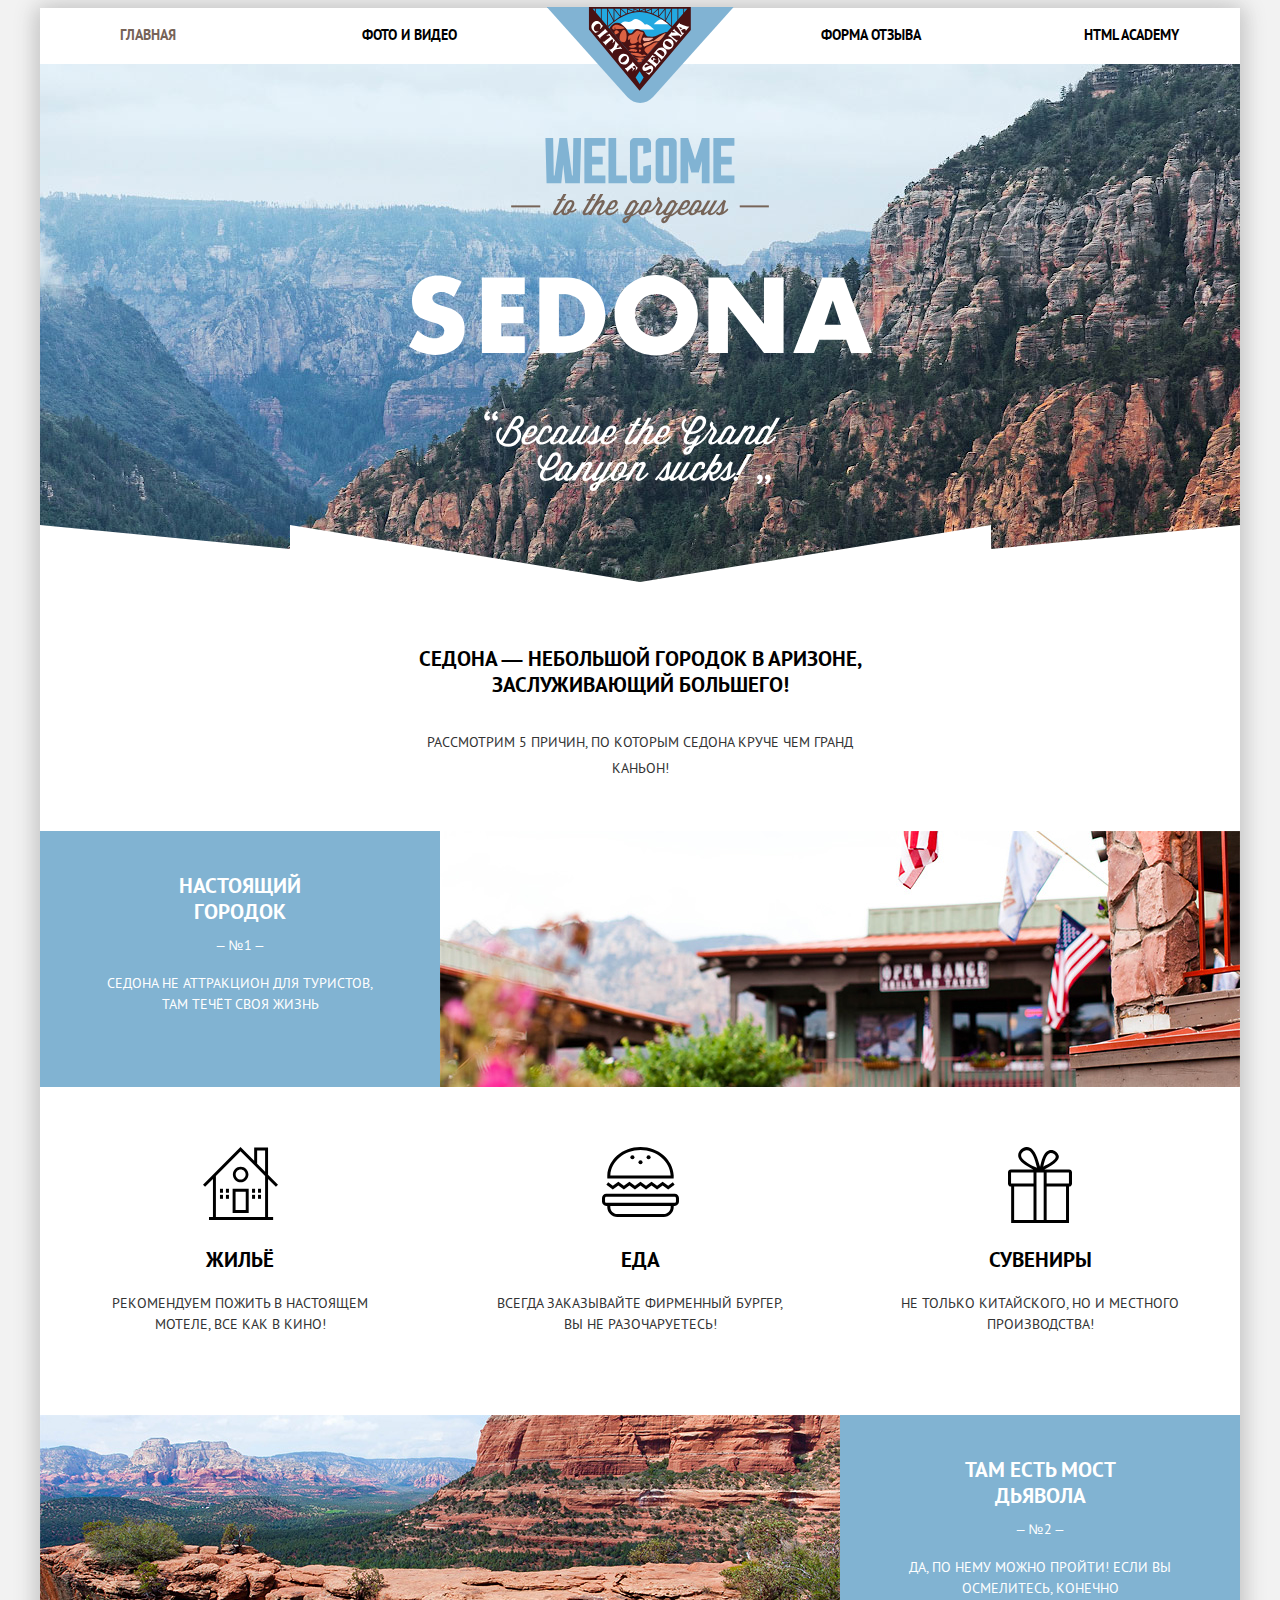
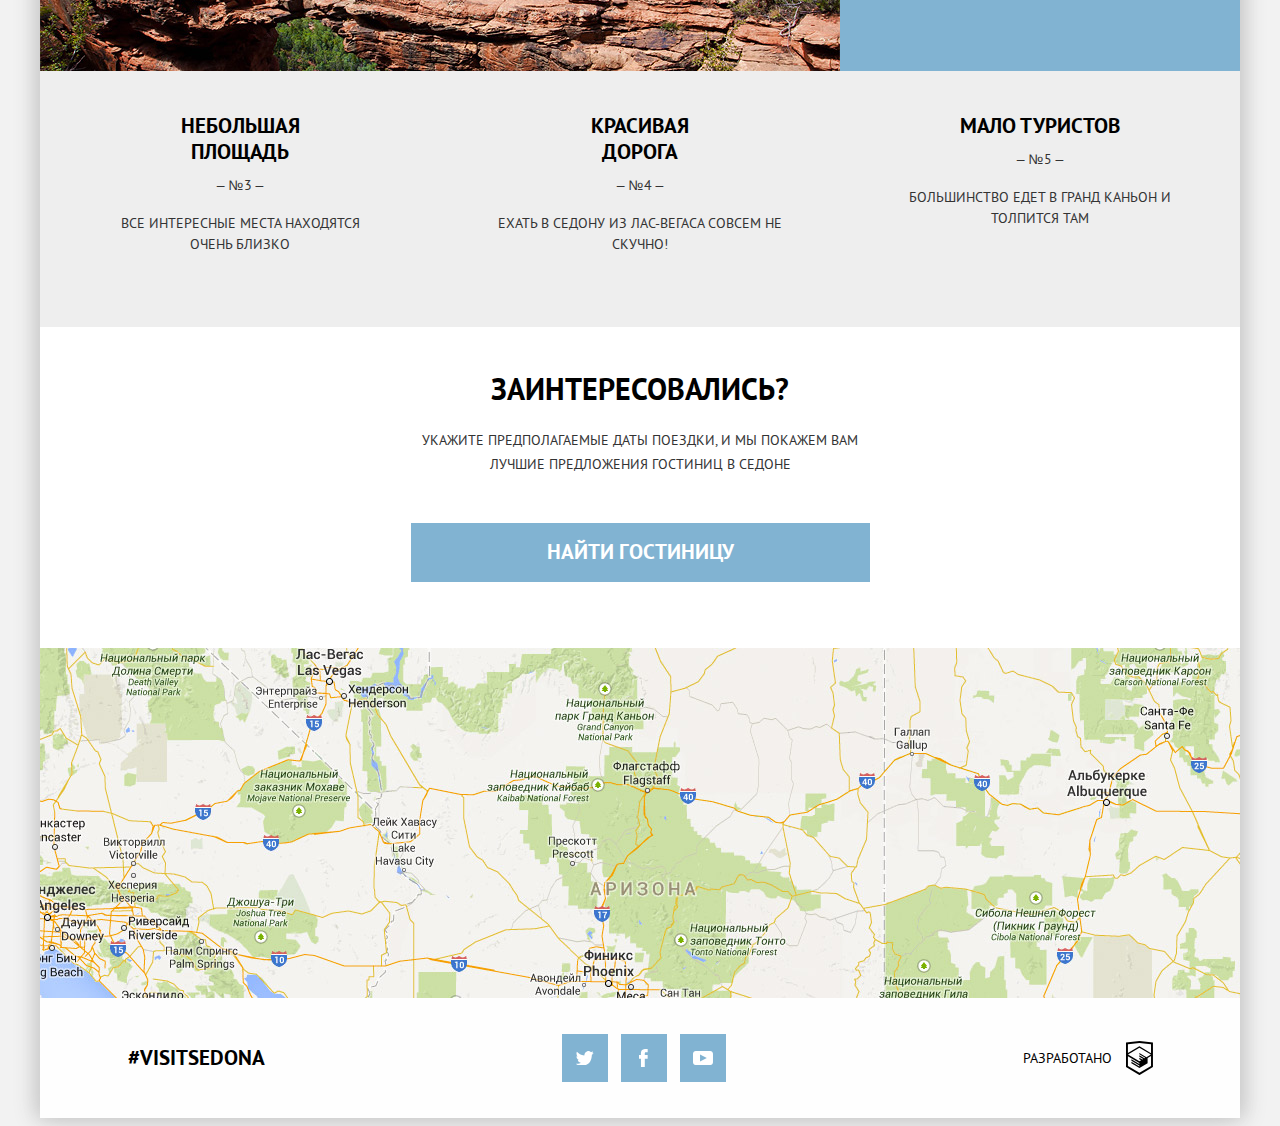
<file: index.html>
<!DOCTYPE html>
<html lang="ru">
  <head>
    <meta charset="utf-8">
    <meta name="viewport" content="width=device-width, initial-scale=1">
    <link href="css/style.min.css" rel="stylesheet">
    <script>
      // Picture element HTML5 shiv
      document.createElement( "picture" );
    </script>
    <script src="js/picturefill.js" async></script>
    <title>Visit Sedona</title>
  </head>

  <body>
    <svg style="display:none">
        <symbol viewBox="0 0 9 18" id="icon-fb">
          <path d="M6.275,3.356c0.799,0,1.599,0,2.398,0c0-1.119,0-2.237,0-3.356c-0.959,0-1.92,0-2.878,0C2.656,0.181,1.54,2.387,1.948,6.114 H0v3.518h1.959c0,3.104,0,6.208,0,9.312c1.279,0,2.559,0,3.837,0c0-3.104,0-6.208,0-9.312h2.857V6.114H5.787 C5.765,5.069,5.75,3.709,6.275,3.356z"/>
        </symbol>
        <symbol viewBox="0 0 18 14" id="icon-tw">
          <path fill-rule="evenodd" clip-rule="evenodd" d="M11.283,0.153c1.736-0.484,3.074,0.264,3.685,1.15 c0.694-0.225,1.372-0.47,2.072-0.69c-0.004,0.841-0.538,1.478-0.883,1.728C16.861,2.506,17.5,1.86,17.5,1.86 c-0.175,0.977-1.035,1.746-1.611,1.977C15.65,10.429,12.617,14.793,5.507,14.66c-0.538,0,0.077,0-0.46,0 c-0.422,0-4.29-0.45-5.047-1.843c2.341,0.192,4.011-0.412,4.835-1.15c-0.989-0.293-2.761-0.464-3.07-2.881 c0.362,0.105,0.583,0.223,1.228,0.117C1.757,8.067,0.385,7.366,0.461,5.218c0.294,0.319,1.1,0.523,1.381,0.461 c-0.725-0.235-2.03-3.281-0.921-4.836C2.794,2.655,4.769,4.364,8.29,4.528C8.506,2.288,9.461,0.788,11.283,0.153z"/>
        </symbol>
        <symbol viewBox="0 0 20 14" id="icon-yt">
          <path d="M17.145,0H2.835C1.275,0,0,1.275,0,2.835v8.345c0,1.56,1.275,2.835,2.835,2.835h14.31c1.56,0,2.835-1.275,2.835-2.835V2.835 C19.979,1.275,18.704,0,17.145,0z M7.036,10.392V3.623l6.769,3.384L7.036,10.392z"/>
        </symbol>
        <symbol viewBox="0 0 27 34" id="icon-academy">
          <path d="M13.62,0.017L13.472,0L0,1.412v24.661l13.473,8.017l13.43-7.99l0.042-0.025V1.412L13.62,0.017z M25.019,12.127L13.495,5.334 L13.494,5.23l-0.087,0.05l-0.088-0.056v0.109L1.925,12.118V3.147l11.548-1.212l11.547,1.212V12.127z M13.405,6.787L24.923,13.5 l-4.479,2.64l-7.093-4.221l-0.014,1.415l5.904,3.513l-0.86,0.507l-5.03-2.992l-0.014,1.415l3.827,2.275l-0.782,0.523l-3.031-1.787 l-0.014,1.413l1.853,1.091l-1.8,1.081L2.034,13.622L13.405,6.787z M1.925,15.127l11.411,6.791l0.016,1.044L5.41,18.234L5.395,19.65 l7.979,4.795l0.018,1.076l-7.973-4.74l-0.013,1.414l8.021,4.822l0.046,0.025l8.143-4.872l-0.011-5.177l3.415-2.036v10.021 L13.472,31.85L1.925,24.979V15.127z"/>
        </symbol>
    </svg>


    <div class="container">
      <header class="page-header">
        <div class="page-header__logo">
          <picture class="page-header__image">
            <source media="(min-width: 1200px)"
                    srcset="img/logo-sedona-desktop.svg">
            <source media="(min-width: 768px)"
                    srcset="img/logo-sedona-tablet.svg">
            <img src="img/logo-sedona-mobile.svg">
          </picture>
        </div>
        <nav class="main-nav  main-nav--open">
          <button class="main-nav__toggler" type="button"></button>
          <div class="main-nav__wrapper">
            <ul class="main-nav__list">
              <li class="main-nav__item"><a class="main-nav__link  main-nav__link--active" href="#">главная</a></li>
              <li class="main-nav__item"><a class="main-nav__link" href="photo.html">фото и видео</a></li>
              <li class="main-nav__item"><a class="main-nav__link" href="form.html">форма отзыва</a></li>
              <li class="main-nav__item"><a class="main-nav__link" href="#">html academy</a></li>
            </ul>
          </div>
        </nav>
      </header>

      <main>
        <div class="promo">
          <div class="promo__content"></div>
        </div>

        <section class="page-heading">
          <h1 class="page-heading__title">
            седона &mdash; небольшой
            городок в аризоне,
            заслуживающий большего!
          </h1>
          <p class="page-heading__text">
            рассмотрим 5 причин, по которым
            седона круче чем гранд каньон!
          </p>
        </section>

        <section class="reason">
          <div class="reason__about">
            <h2 class="reason__title">настоящий городок</h2>
            <p class="reason__number">&ndash; №1 &ndash;</p>
            <p class="reason__text">
              седона не аттракцион для туристов,
              там течёт своя жизнь
            </p>
          </div>
          <div class="picture  reason__picture">
            <picture class="reason__image">
              <source media="(min-width: 1200px)"
                      srcset="img/photo-city@1x.jpg 1x,
                              img/photo-city@2x.jpg 2x">
              <source media="(min-width: 768px)"
                      srcset="img/photo-city-tablet@1x.jpg 1x,
                              img/photo-city-tablet@2x.jpg 2x">
              <img src="img/photo-city-mobile@1x.jpg"
                   srcset="img/photo-city-mobile@2x.jpg 2x">
            </picture>
          </div>
        </section>

        <section class="features">
          <ul class="features__list">
            <li class="features__item  features__item--house">
              <h3 class="features__title">жильё</h3>
              <p class="features__text">
                рекомендуем пожить в
                настоящем мотеле, все как в
                кино!
              </p>
            </li>
            <li class="features__item  features__item--gift">
              <h3 class="features__title">сувениры</h3>
              <p class="features__text">
                не только китайского, но и
                местного производства!
              </p>
            </li>
            <li class="features__item  features__item--burger">
              <h3 class="features__title">еда</h3>
              <p class="features__text">
                всегда заказывайте
                фирменный бургер, вы не
                разочаруетесь!
              </p>
            </li>
          </ul>
        </section>

        <section class="reason">
          <div class="reason__about  reason__about--another-order">
            <h2 class="reason__title">там есть мост дьявола</h2>
            <p class="reason__number">&ndash; №2 &ndash;</p>
            <p class="reason__text">
              да, по нему можно пройти! если вы
              осмелитесь, конечно
            </p>
          </div>
          <div class="picture  reason__picture">
            <picture  class="reason__image">
              <source media="(min-width: 1200px)"
                      srcset="img/photo-bridge@1x.jpg 1x,
                              img/photo-bridge@2x.jpg 2x">
              <source media="(min-width: 768px)"
                      srcset="img/photo-bridge-tablet@1x.jpg 1x,
                              img/photo-bridge-tablet@2x.jpg 2x">
              <img src="img/photo-bridge-mobile@1x.jpg"
                   srcset="img/photo-bridge-mobile@2x.jpg 2x">
            </picture>
          </div>
        </section>

        <section class="reasons">
          <section class="reason  reason--secondary">
            <div class="reason__about">
              <h2 class="reason__title">небольшая площадь</h2>
              <p class="reason__number">&ndash; №3 &ndash;</p>
              <p class="reason__text">
                все интересные места находятся
                очень близко
              </p>
            </div>
          </section>
          <section class="reason  reason--secondary">
            <div class="reason__about">
              <h2 class="reason__title">красивая дорога</h2>
              <p class="reason__number">&ndash; №4 &ndash;</p>
              <p class="reason__text">
                ехать в седону из лас-вегаса
                совсем не скучно!
              </p>
            </div>
          </section>
          <section class="reason  reason--secondary">
            <div class="reason__about">
              <h2 class="reason__title">мало туристов</h2>
              <p class="reason__number">&ndash; №5 &ndash;</p>
              <p class="reason__text">
                большинство едет в гранд каньон
                и толпится там
              </p>
            </div>
          </section>
        </section>

        <section class="booking  booking--block-btn">
          <h3 class="booking__title">заинтересовались?</h3>
          <p class="booking__text">
            укажите предполагаемые даты
            поездки, и мы покажем вам лучшие
            предложения гостиниц в седоне
          </p>
          <a class="booking__btn  btn" href="#">найти гостиницу</a>
        </section>

        <div class="map"></div>
      </main>

      <footer class="page-footer">
        <div class="page-footer__wrapper">
          <a class="page-footer__hashtag" href="#">#visitsedona</a>
          <div class="page-footer__social">
            <a class="social-link  social-link--tw" href="#">twitter
              <svg width="18" height="14"><use xmlns:xlink="http://www.w3.org/1999/xlink" xlink:href="#icon-tw"></use></svg>
            </a>
            <a class="social-link  social-link--fb" href="#">facebook
              <svg width="9" height="18"><use xmlns:xlink="http://www.w3.org/1999/xlink" xlink:href="#icon-fb"></use></svg>
            </a>
            <a class="social-link  social-link--yt" href="#">youtube
              <svg width="20" height="14"><use xmlns:xlink="http://www.w3.org/1999/xlink" xlink:href="#icon-yt"></use></svg>
            </a>
          </div>
          <a class="page-footer__copyright" href="https://htmlacademy.ru/">
            <span class="page-footer__copyright-text">разработано</span>
            <svg width="27" height="34"><use xmlns:xlink="http://www.w3.org/1999/xlink" xlink:href="#icon-academy"></use></svg>
          </a>
        </div>
      </footer>
    </div>
  </body>
</html>
</file>
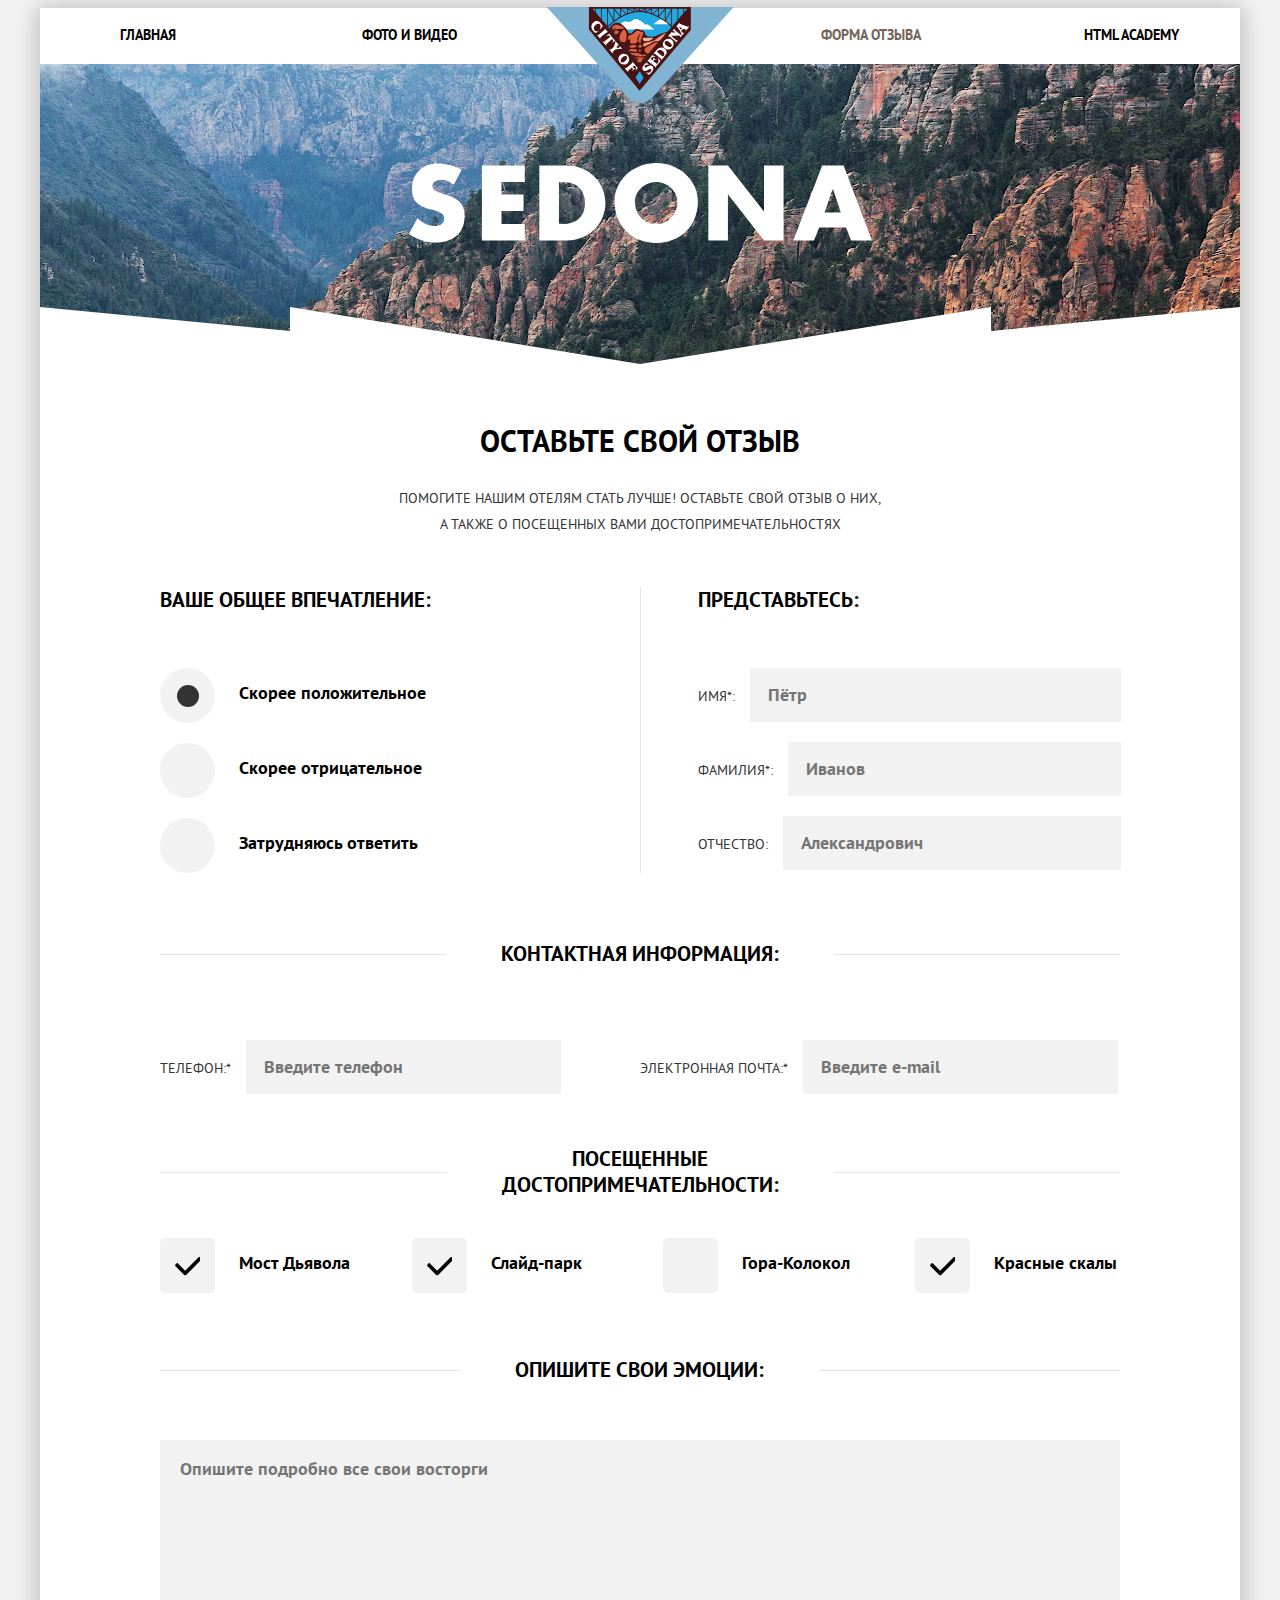
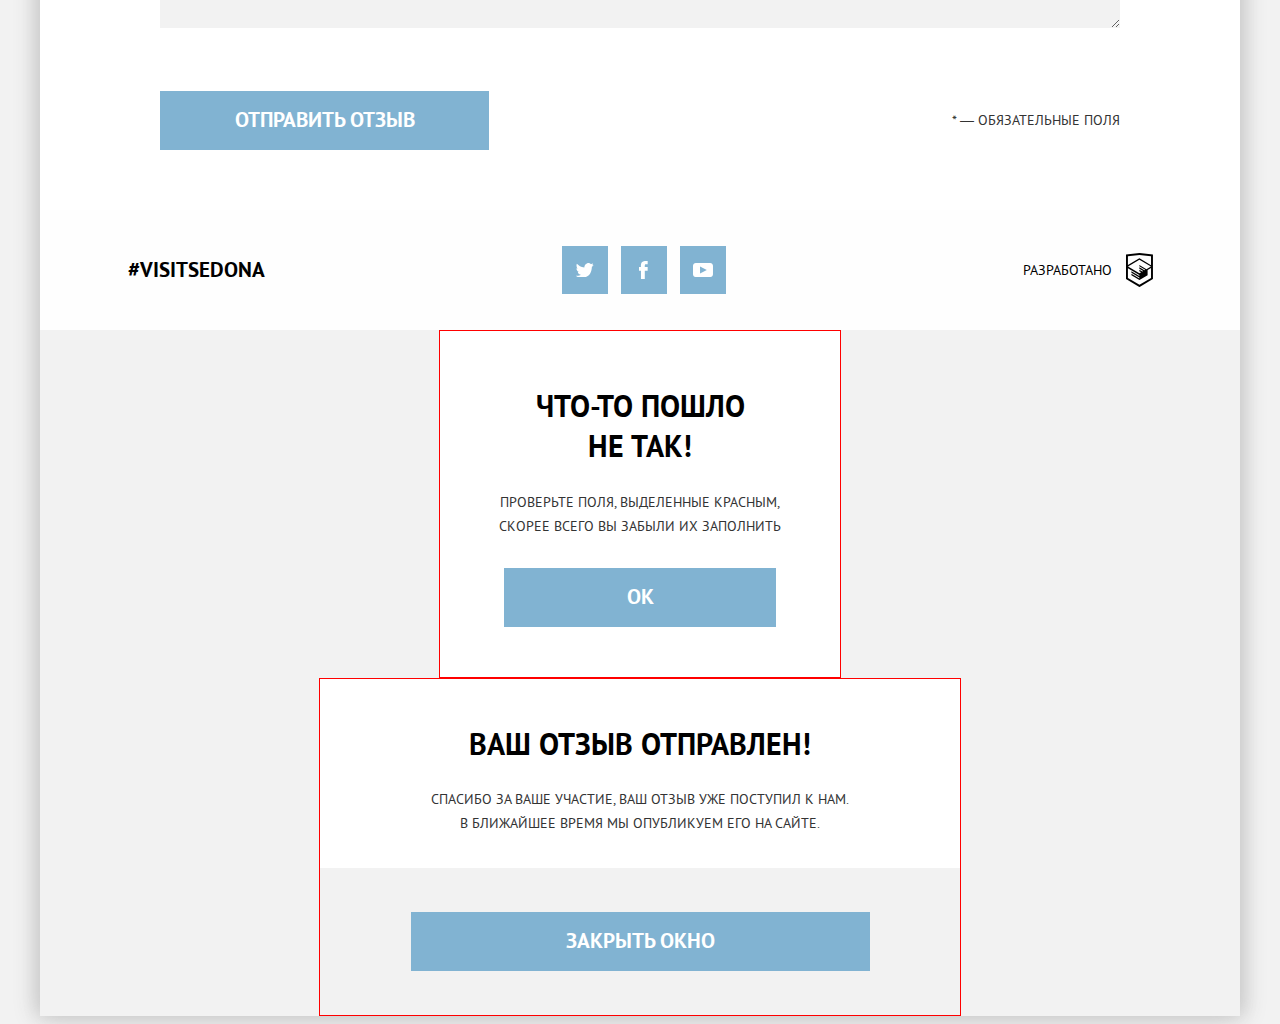
<file: form.html>
<!DOCTYPE html>
<html lang="ru">
  <head>
    <meta charset="utf-8">
    <meta name="viewport" content="width=device-width, initial-scale=1">
    <link href="css/style.min.css" rel="stylesheet">
    <script>
      // Picture element HTML5 shiv
      document.createElement( "picture" );
    </script>
    <script src="js/picturefill.js" async></script>
    <title>Оставьте отзыв</title>
  </head>

  <body>
    <svg style="display:none">
        <symbol viewBox="0 0 9 18" id="icon-fb">
          <path d="M6.275,3.356c0.799,0,1.599,0,2.398,0c0-1.119,0-2.237,0-3.356c-0.959,0-1.92,0-2.878,0C2.656,0.181,1.54,2.387,1.948,6.114 H0v3.518h1.959c0,3.104,0,6.208,0,9.312c1.279,0,2.559,0,3.837,0c0-3.104,0-6.208,0-9.312h2.857V6.114H5.787 C5.765,5.069,5.75,3.709,6.275,3.356z"/>
        </symbol>
        <symbol viewBox="0 0 18 14" id="icon-tw">
          <path fill-rule="evenodd" clip-rule="evenodd" d="M11.283,0.153c1.736-0.484,3.074,0.264,3.685,1.15 c0.694-0.225,1.372-0.47,2.072-0.69c-0.004,0.841-0.538,1.478-0.883,1.728C16.861,2.506,17.5,1.86,17.5,1.86 c-0.175,0.977-1.035,1.746-1.611,1.977C15.65,10.429,12.617,14.793,5.507,14.66c-0.538,0,0.077,0-0.46,0 c-0.422,0-4.29-0.45-5.047-1.843c2.341,0.192,4.011-0.412,4.835-1.15c-0.989-0.293-2.761-0.464-3.07-2.881 c0.362,0.105,0.583,0.223,1.228,0.117C1.757,8.067,0.385,7.366,0.461,5.218c0.294,0.319,1.1,0.523,1.381,0.461 c-0.725-0.235-2.03-3.281-0.921-4.836C2.794,2.655,4.769,4.364,8.29,4.528C8.506,2.288,9.461,0.788,11.283,0.153z"/>
        </symbol>
        <symbol viewBox="0 0 20 14" id="icon-yt">
          <path d="M17.145,0H2.835C1.275,0,0,1.275,0,2.835v8.345c0,1.56,1.275,2.835,2.835,2.835h14.31c1.56,0,2.835-1.275,2.835-2.835V2.835 C19.979,1.275,18.704,0,17.145,0z M7.036,10.392V3.623l6.769,3.384L7.036,10.392z"/>
        </symbol>
        <symbol viewBox="0 0 27 34" id="icon-academy">
          <path d="M13.62,0.017L13.472,0L0,1.412v24.661l13.473,8.017l13.43-7.99l0.042-0.025V1.412L13.62,0.017z M25.019,12.127L13.495,5.334 L13.494,5.23l-0.087,0.05l-0.088-0.056v0.109L1.925,12.118V3.147l11.548-1.212l11.547,1.212V12.127z M13.405,6.787L24.923,13.5 l-4.479,2.64l-7.093-4.221l-0.014,1.415l5.904,3.513l-0.86,0.507l-5.03-2.992l-0.014,1.415l3.827,2.275l-0.782,0.523l-3.031-1.787 l-0.014,1.413l1.853,1.091l-1.8,1.081L2.034,13.622L13.405,6.787z M1.925,15.127l11.411,6.791l0.016,1.044L5.41,18.234L5.395,19.65 l7.979,4.795l0.018,1.076l-7.973-4.74l-0.013,1.414l8.021,4.822l0.046,0.025l8.143-4.872l-0.011-5.177l3.415-2.036v10.021 L13.472,31.85L1.925,24.979V15.127z"/>
        </symbol>
    </svg>

    <div class="container">
      <header class="page-header">
        <div class="page-header__logo">
          <picture class="page-header__image">
            <source media="(min-width: 1200px)"
                    srcset="img/logo-sedona-desktop.svg">
            <source media="(min-width: 768px)"
                    srcset="img/logo-sedona-tablet.svg">
            <img src="img/logo-sedona-mobile.svg">
          </picture>
        </div>
        <nav class="main-nav  main-nav--open">
          <button class="main-nav__toggler" type="button"></button>
          <div class="main-nav__wrapper">
            <ul class="main-nav__list">
              <li class="main-nav__item"><a class="main-nav__link" href="index.html">главная</a></li>
              <li class="main-nav__item"><a class="main-nav__link" href="photo.html">фото и видео</a></li>
              <li class="main-nav__item"><a class="main-nav__link  main-nav__link--active" href="#">форма отзыва</a></li>
              <li class="main-nav__item"><a class="main-nav__link" href="#">html academy</a></li>
            </ul>
          </div>
        </nav>
      </header>

      <main>
        <div class="promo">
          <div class="promo__content  promo__content--small"></div>
        </div>

        <section class="page-heading  page-heading--no-background">
          <p class="page-heading__title  page-heading__title--big">оставьте свой отзыв</p>
          <p class="page-heading__text">
            помогите нашим отелям стать лучше!
            оставьте свой отзыв о них, а также о
            посещенных вами
            достопримечательностях
          </p>
        </section>

        <div class="forms">
          <form class="form" action="https://echo.htmlacademy.ru/" method="post">
            <div class="field-text">
              <div class="field-text__title">представьтесь: </div>
              <div class="field-text__items">
                <label class="field-text__item">
                  <span class="field-text__text">имя*: </span>
                  <input class="field-text__input" type="text" name="name" placeholder="Пётр">
                </label>
                <label class="field-text__item">
                  <span class="field-text__text">фамилия*: </span>
                  <input class="field-text__input" type="text" name="last-name" placeholder="Иванов">
                </label>
                <label class="field-text__item">
                  <span class="field-text__text">отчество: </span>
                  <input class="field-text__input" type="text" name="patronymic" placeholder="Александрович">
                </label>
              </div>
            </div>

            <div class="field-text  field-text--secondary">
              <div class="field-text__title">контактная информация:</div>
              <div class="field-text__items  field-text__items--secondary">
                <label class="field-text__item  field-text__item--secondary">
                  <span class="field-text__text  field-text__text--hidden">контактынй телефон:*</span>
                  <span class="field-text__text  field-text__text--changed">телефон:*</span>
                  <input class="field-text__input" type="text" name="phone" placeholder="Введите телефон">
                  <!-- <div class="field-text__icon-box"></div> -->
                </label>
                <label class="field-text__item  field-text__item--secondary">
                  <span class="field-text__text">электронная почта:*</span>
                  <input class="field-text__input" type="text" name="email" placeholder="Введите e-mail">
                  <!-- <div class="field-text__icon-box"></div> -->
                </label>
              </div>
            </div>

            <div class="field-radio">
              <div class="field-radio__title">ваше общее впечатление:</div>
              <div class="field-radio__items">
                <label class="field-radio__item">
                  <input class="field-radio__input" type="radio" name="positive" checked>
                  <span class="field-radio__custom"></span>
                  <span class="field-radio__text">Скорее положительное</span>
                </label>
                <label class="field-radio__item">
                  <input class="field-radio__input" type="radio" name="nagative">
                  <span class="field-radio__custom"></span>
                  <span class="field-radio__text">Скорее отрицательное</span>
                </label>
                <label class="field-radio__item">
                  <input class="field-radio__input" type="radio" name="hard-to-answer">
                  <span class="field-radio__custom"></span>
                  <span class="field-radio__text">Затрудняюсь ответить</span>
                </label>
              </div>
            </div>

            <div class="field-checkbox">
              <div class="field-checkbox__title">посещенные<br> достопримечательности:</div>
              <div class="field-checkbox__items">
                <label class="field-checkbox__item">
                  <input class="field-checkbox__input" type="checkbox" name="devil-bridge" checked>
                  <span class="field-checkbox__custom"></span>
                  <span class="field-checkbox__text">Мост Дьявола</span>
                </label>
                <label class="field-checkbox__item">
                  <input class="field-checkbox__input" type="checkbox" name="slide-park" checked>
                  <span class="field-checkbox__custom"></span>
                  <span class="field-checkbox__text">Слайд-парк</span>
                </label>
                <label class="field-checkbox__item">
                  <input class="field-checkbox__input" type="checkbox" name="bell-rock" >
                  <span class="field-checkbox__custom"></span>
                  <span class="field-checkbox__text">Гора-Колокол</span>
                </label>
                <label class="field-checkbox__item">
                  <input class="field-checkbox__input" type="checkbox" name="red-rock" checked>
                  <span class="field-checkbox__custom"></span>
                  <span class="field-checkbox__text">Красные скалы</span>
                </label>
              </div>
            </div>

            <div class="field-textarea">
              <div class="field-textarea__title">опишите свои эмоции:</div>
              <div class="field-textarea__items">
                <label class="field-textarea__item">
                  <textarea class="field-textarea__input" rows="6" name="emotions" placeholder="Опишите подробно все свои восторги"></textarea>
                </label>
              </div>
            </div>

            <div class="form__footer">
              <button class="form__btn  btn" type="submit">отправить отзыв</button>
              <span class="form__footer-text">* — обязательные поля</span>
            </div>
          </form>
        </div>
      </main>

      <footer class="page-footer">
        <div class="page-footer__wrapper">
          <a class="page-footer__hashtag" href="#">#visitsedona</a>
          <div class="page-footer__social">
            <a class="social-link  social-link--tw" href="#">twitter
              <svg width="18" height="14"><use xmlns:xlink="http://www.w3.org/1999/xlink" xlink:href="#icon-tw"></use></svg>
            </a>
            <a class="social-link  social-link--fb" href="#">facebook
              <svg width="9" height="18"><use xmlns:xlink="http://www.w3.org/1999/xlink" xlink:href="#icon-fb"></use></svg>
            </a>
            <a class="social-link  social-link--yt" href="#">youtube
              <svg width="20" height="14"><use xmlns:xlink="http://www.w3.org/1999/xlink" xlink:href="#icon-yt"></use></svg>
            </a>
          </div>
          <a class="page-footer__copyright" href="https://htmlacademy.ru/">
            <span class="page-footer__copyright-text">разработано</span>
            <svg width="27" height="34"><use xmlns:xlink="http://www.w3.org/1999/xlink" xlink:href="#icon-academy"></use></svg>
          </a>
        </div>
      </footer>

      <div class="modal  modal--secondary">
        <div class="modal__content">
          <h2 class="modal__title">что-то пошло не так!</h2>
          <p class="modal__text">
            проверьте поля, выделенные
            красным, скорее всего вы
            забыли их заполнить
          </p>
        </div>
        <div class="modal__controls">
          <button class="modal__btn  btn" type="submit">ок</button>
        </div>
      </div>

      <div class="modal">
        <div class="modal__content">
          <h2 class="modal__title">ваш отзыв отправлен!</h2>
          <p class="modal__text">
            спасибо за ваше участие, ваш
            отзыв уже поступил к нам.
            в ближайшее время мы
            опубликуем его на сайте.
          </p>
        </div>
        <div class="modal__controls">
          <button class="modal__btn  btn" type="submit">закрыть окно</button>
        </div>
      </div>
    </div>
  </body>
</html>
</file>
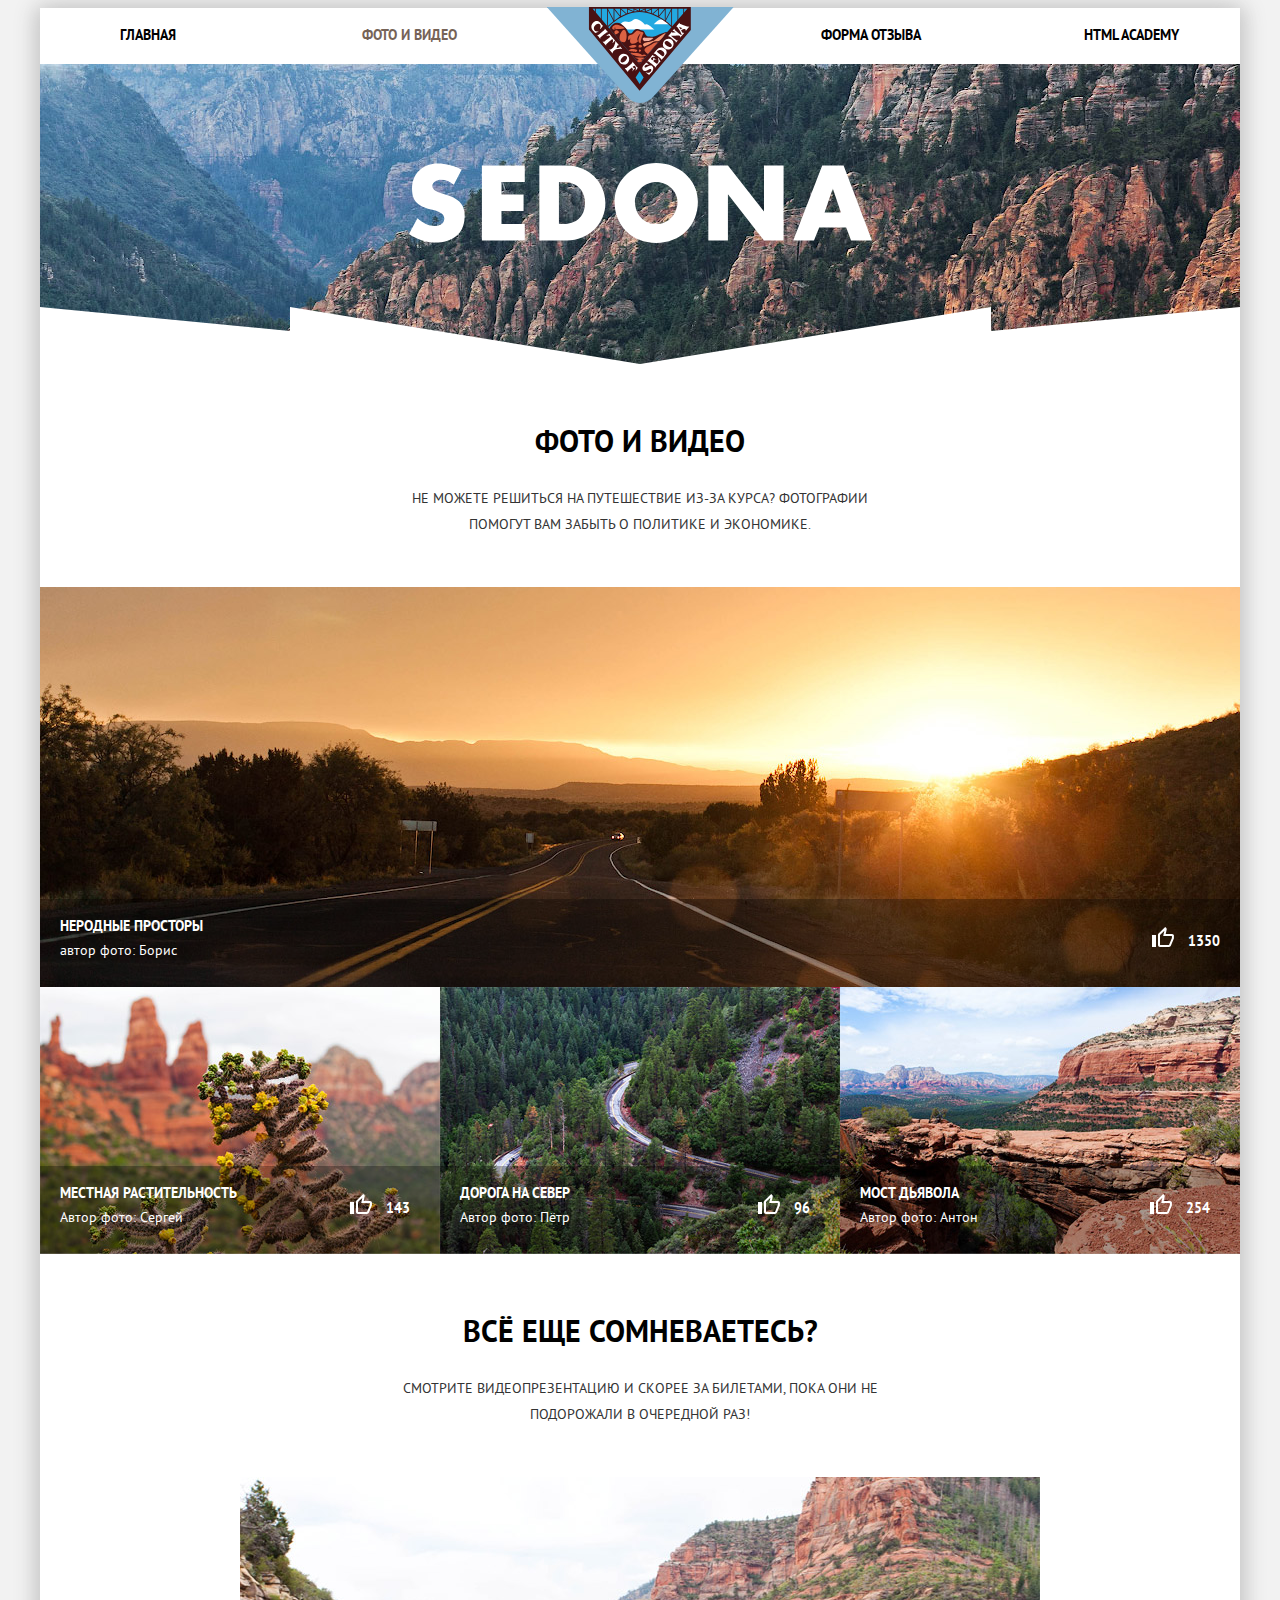
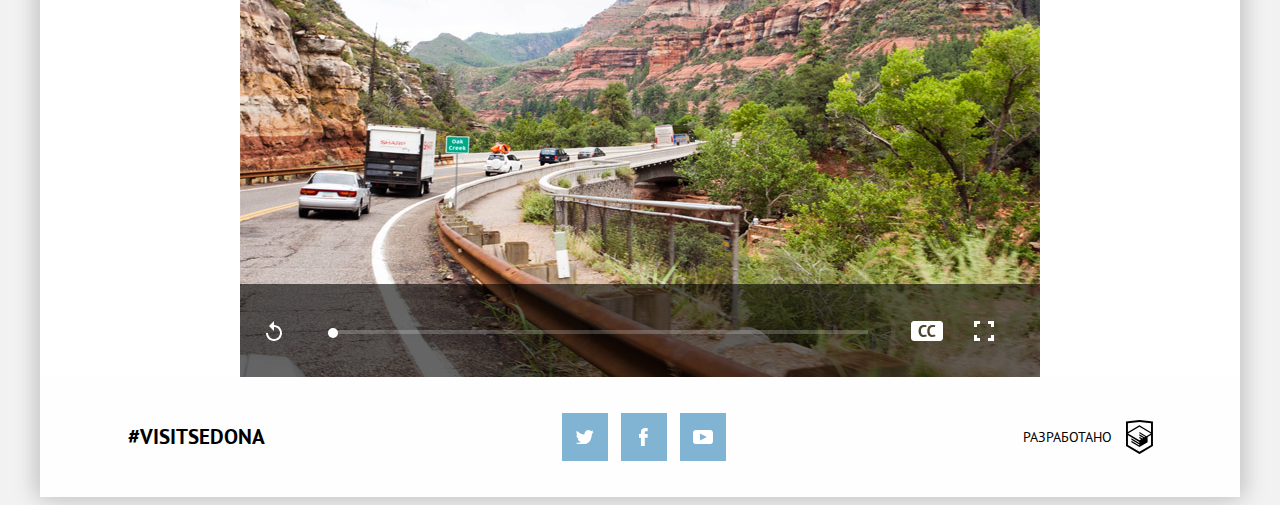
<file: photo.html>
<!DOCTYPE html>
<html lang="ru">
  <head>
    <meta charset="utf-8">
    <meta name="viewport" content="width=device-width, initial-scale=1">
    <link href="css/style.min.css" rel="stylesheet">
    <script>
      // Picture element HTML5 shiv
      document.createElement( "picture" );
    </script>
    <script src="js/picturefill.js" async></script>
    <title>Седона: фото и видео</title>
  </head>

  <body>
    <svg style="display:none">
        <symbol viewBox="0 0 9 18" id="icon-fb">
          <path d="M6.275,3.356c0.799,0,1.599,0,2.398,0c0-1.119,0-2.237,0-3.356c-0.959,0-1.92,0-2.878,0C2.656,0.181,1.54,2.387,1.948,6.114 H0v3.518h1.959c0,3.104,0,6.208,0,9.312c1.279,0,2.559,0,3.837,0c0-3.104,0-6.208,0-9.312h2.857V6.114H5.787 C5.765,5.069,5.75,3.709,6.275,3.356z"/>
        </symbol>
        <symbol viewBox="0 0 18 14" id="icon-tw">
          <path fill-rule="evenodd" clip-rule="evenodd" d="M11.283,0.153c1.736-0.484,3.074,0.264,3.685,1.15 c0.694-0.225,1.372-0.47,2.072-0.69c-0.004,0.841-0.538,1.478-0.883,1.728C16.861,2.506,17.5,1.86,17.5,1.86 c-0.175,0.977-1.035,1.746-1.611,1.977C15.65,10.429,12.617,14.793,5.507,14.66c-0.538,0,0.077,0-0.46,0 c-0.422,0-4.29-0.45-5.047-1.843c2.341,0.192,4.011-0.412,4.835-1.15c-0.989-0.293-2.761-0.464-3.07-2.881 c0.362,0.105,0.583,0.223,1.228,0.117C1.757,8.067,0.385,7.366,0.461,5.218c0.294,0.319,1.1,0.523,1.381,0.461 c-0.725-0.235-2.03-3.281-0.921-4.836C2.794,2.655,4.769,4.364,8.29,4.528C8.506,2.288,9.461,0.788,11.283,0.153z"/>
        </symbol>
        <symbol viewBox="0 0 20 14" id="icon-yt">
          <path d="M17.145,0H2.835C1.275,0,0,1.275,0,2.835v8.345c0,1.56,1.275,2.835,2.835,2.835h14.31c1.56,0,2.835-1.275,2.835-2.835V2.835 C19.979,1.275,18.704,0,17.145,0z M7.036,10.392V3.623l6.769,3.384L7.036,10.392z"/>
        </symbol>
        <symbol viewBox="0 0 27 34" id="icon-academy">
          <path d="M13.62,0.017L13.472,0L0,1.412v24.661l13.473,8.017l13.43-7.99l0.042-0.025V1.412L13.62,0.017z M25.019,12.127L13.495,5.334 L13.494,5.23l-0.087,0.05l-0.088-0.056v0.109L1.925,12.118V3.147l11.548-1.212l11.547,1.212V12.127z M13.405,6.787L24.923,13.5 l-4.479,2.64l-7.093-4.221l-0.014,1.415l5.904,3.513l-0.86,0.507l-5.03-2.992l-0.014,1.415l3.827,2.275l-0.782,0.523l-3.031-1.787 l-0.014,1.413l1.853,1.091l-1.8,1.081L2.034,13.622L13.405,6.787z M1.925,15.127l11.411,6.791l0.016,1.044L5.41,18.234L5.395,19.65 l7.979,4.795l0.018,1.076l-7.973-4.74l-0.013,1.414l8.021,4.822l0.046,0.025l8.143-4.872l-0.011-5.177l3.415-2.036v10.021 L13.472,31.85L1.925,24.979V15.127z"/>
        </symbol>
        <symbol viewBox="0 0 18 20" id="icon-reply">
          <path d="M8,4V0L3,5l5,5V6c3.315,0,6,2.686,6,6s-2.685,6-6,6s-6-2.686-6-6H0c0,4.42,3.58,8,8,8s8-3.58,8-8S12.42,4,8,4z"/>
        </symbol>
        <symbol viewBox="0 0 32 20" id="icon-cc">
          <path d="M29,0H3C1.35,0,0,1.35,0,3v14c0,1.65,1.35,3,3,3h26c1.65,0,3-1.35,3-3V3C32,1.35,30.65,0,29,0z M14.403,15.854c-0.545,0.108-1.104,0.164-1.678,0.164c-0.694,0-1.354-0.107-1.976-0.323c-0.623-0.214-1.172-0.562-1.646-1.041 s-0.852-1.103-1.133-1.868C7.69,12.02,7.551,11.091,7.551,10c0-1.134,0.157-2.085,0.471-2.851c0.315-0.768,0.723-1.384,1.224-1.854  c0.502-0.468,1.062-0.804,1.679-1.008c0.616-0.204,1.233-0.307,1.852-0.307c0.66,0,1.22,0.045,1.678,0.134  c0.457,0.087,0.835,0.192,1.133,0.313L15.14,6.347c-0.254-0.121-0.555-0.209-0.902-0.265C13.891,6.027,13.47,6,12.973,6 c-0.915,0-1.649,0.325-2.206,0.977c-0.558,0.651-0.836,1.663-0.836,3.031c0,0.598,0.067,1.142,0.199,1.632  c0.132,0.493,0.334,0.913,0.603,1.26c0.271,0.349,0.607,0.619,1.01,0.812c0.402,0.193,0.867,0.29,1.396,0.29  c0.496,0,0.915-0.049,1.257-0.148c0.342-0.099,0.639-0.227,0.893-0.38l0.463,1.841C15.398,15.564,14.949,15.745,14.403,15.854z   M23.101,15.854c-0.545,0.108-1.105,0.164-1.678,0.164c-0.694,0-1.354-0.107-1.976-0.323c-0.623-0.214-1.172-0.562-1.646-1.041  s-0.852-1.103-1.133-1.868c-0.281-0.767-0.421-1.695-0.421-2.786c0-1.134,0.157-2.085,0.471-2.851  c0.314-0.768,0.723-1.384,1.223-1.854c0.502-0.468,1.062-0.804,1.68-1.008c0.616-0.204,1.233-0.307,1.851-0.307 c0.661,0,1.221,0.045,1.678,0.134c0.458,0.087,0.836,0.192,1.133,0.313l-0.446,1.918c-0.253-0.121-0.554-0.209-0.901-0.265  C22.588,6.027,22.166,6,21.67,6c-0.915,0-1.649,0.325-2.206,0.977c-0.558,0.651-0.836,1.663-0.836,3.031  c0,0.598,0.067,1.142,0.199,1.632c0.132,0.493,0.334,0.913,0.603,1.26c0.271,0.349,0.606,0.619,1.009,0.812 c0.402,0.193,0.868,0.29,1.396,0.29c0.497,0,0.915-0.049,1.257-0.148c0.342-0.099,0.64-0.227,0.894-0.38l0.463,1.841  C24.096,15.564,23.646,15.745,23.101,15.854z"/>
        </symbol>
        <symbol viewBox="0 0 20 20" id="icon-full-screen">
          <g>
            <polygon  points="0,0 0,3 0,6 3,6 3,3 6,3 6,0 3,0"/>
            <polygon  points="3,14 0,14 0,17 0,20 3,20 6,20 6,17 3,17"/>
            <polygon  points="17,0 14,0 14,3 17,3 17,6 20,6 20,3 20,0"/>
            <polygon  points="17,17 14,17 14,20 17,20 20,20 20,17 20,14 17,14"/>
         </g>
        </symbol>
        <symbol viewBox="0 0 23 21" id="icon-like">
          <g id="Page-1">
            <g id="Core" transform="translate(-295.000000, -464.000000)">
              <g id="thumb-up" transform="translate(295.000000, 464.000000)">
                <path id="Shape" d="M12.383,3.646l-0.637,2.929L11.219,9H13.7h6.2v2c0,0.018,0,0.037,0.001,0.058L17,18H8V8.029 l0.014-0.015L12.383,3.646 M2,10v8V10 M13.2,0L6.6,6.6C6.2,6.9,6,7.4,6,8v10c0,1.1,0.9,2,2,2h9c0.8,0,1.5-0.5,1.8-1.2l3-7.1 C21.9,11.5,21.9,11.2,21.9,11V9H22c0-1.1-0.9-2-2-2h-6.3l1-4.6V2.1c0-0.4-0.2-0.8-0.4-1.1L13.2,0L13.2,0z M4,8H0v12h4V8L4,8z M22,9c0,0.033,0,0.044,0,0.044V9L22,9z"/>
              </g>
            </g>
          </g>
        </symbol>
    </svg>

    <div class="container">
      <header class="page-header">
        <div class="page-header__logo">
          <picture class="page-header__image">
            <source media="(min-width: 1200px)"
                    srcset="img/logo-sedona-desktop.svg">
            <source media="(min-width: 768px)"
                    srcset="img/logo-sedona-tablet.svg">
            <img src="img/logo-sedona-mobile.svg">
          </picture>
        </div>
        <nav class="main-nav  main-nav--open">
          <button class="main-nav__toggler" type="button"></button>
          <div class="main-nav__wrapper">
            <ul class="main-nav__list">
              <li class="main-nav__item"><a class="main-nav__link" href="index.html">главная</a></li>
              <li class="main-nav__item"><a class="main-nav__link  main-nav__link--active" href="#">фото и видео</a></li>
              <li class="main-nav__item"><a class="main-nav__link" href="form.html">форма отзыва</a></li>
              <li class="main-nav__item"><a class="main-nav__link" href="#">html academy</a></li>
            </ul>
          </div>
        </nav>
      </header>

      <main>
        <div class="promo">
          <div class="promo__content  promo__content--small"></div>
        </div>

        <section class="page-heading  page-heading--no-background">
          <h1 class="page-heading__title  page-heading__title--big">фото и видео</h1>
          <p class="page-heading__text">
            не можете решиться на путешествие
            из-за курса? фотографии помогут
            вам забыть о политике и экономике.
          </p>
        </section>

        <div class="catalog">
          <article class="photo  photo--secondary">
            <picture class="photo__image">
              <source media="(min-width: 1200px)"
                      srcset="img/photo-1-desktop@1x.jpg 1x,
                              img/photo-1-desktop@2x.jpg 2x">
              <source media="(min-width: 768px)"
                      srcset="img/photo-1-tablet@1x.jpg 1x,
                              img/photo-1-tablet@2x.jpg 2x">
              <img src="img/photo-1-mobile@1x.jpg"
                   srcset="img/photo-1-mobile@2x.jpg 2x">
            </picture>
            <div class="photo__description-wrapper">
              <blockquote class="photo__information">
                <span class="photo__heading">неродные просторы</span>
                <cite class="photo__text">автор фото: Борис</cite>
              </blockquote>
              <div class="photo__like">
                <a class="photo__like-icon" href="/img/">
                  <svg width="23" height="21"><use xmlns:xlink="http://www.w3.org/1999/xlink" xlink:href="#icon-like"></use></svg>
                </a>
                <span class="photo__like-text">1350</span>
              </div>
            </div>
          </article>

          <article class="photo">
            <picture class="photo__image">
              <source media="(min-width: 1200px)"
                      srcset="img/photo-2-desktop@1x.jpg 1x,
                              img/photo-2-desktop@2x.jpg 2x">
              <source media="(min-width: 768px)"
                      srcset="img/photo-2-tablet@1x.jpg 1x,
                              img/photo-2-tablet@2x.jpg 2x">
              <img src="img/photo-2-mobile@1x.jpg"
                   srcset="img/photo-2-mobile@2x.jpg 2x">
            </picture>
            <div class="photo__description-wrapper">
              <blockquote class="photo__information">
                <span class="photo__heading">местная растительность</span>
                <cite class="photo__text">Автор фото: Сергей</cite>
              </blockquote>
              <div class="photo__like">
                <a class="photo__like-icon" href="#">
                  <svg width="23" height="21"><use xmlns:xlink="http://www.w3.org/1999/xlink" xlink:href="#icon-like"></use></svg>
                </a>
                <span class="photo__like-text">143</span>
              </div>
            </div>
          </article>

          <article class="photo">
            <picture class="photo__image">
              <source media="(min-width: 1200px)"
                      srcset="img/photo-3-desktop@1x.jpg 1x,
                              img/photo-3-desktop@2x.jpg 2x">
              <source media="(min-width: 768px)"
                      srcset="img/photo-3-tablet@1x.jpg 1x,
                              img/photo-3-tablet@2x.jpg 2x">
              <img src="img/photo-3-mobile@1x.jpg"
                   srcset="img/photo-3-mobile@2x.jpg 2x">
            </picture>
            <div class="photo__description-wrapper">
              <blockquote class="photo__information">
                <span class="photo__heading">дорога на север</span>
                <cite class="photo__text">Автор фото: Пётр</cite>
              </blockquote>
              <div class="photo__like">
                <a class="photo__like-icon" href="#">
                  <svg width="23" height="21"><use xmlns:xlink="http://www.w3.org/1999/xlink" xlink:href="#icon-like"></use></svg>
                </a>
                <span class="photo__like-text">96</span>
              </div>
            </div>
          </article>

          <article class="photo">
            <picture class="photo__image">
              <source media="(min-width: 1200px)"
                      srcset="img/photo-4-desktop@1x.jpg 1x,
                              img/photo-4-desktop@2x.jpg 2x">
              <source media="(min-width: 768px)"
                      srcset="img/photo-4-tablet@1x.jpg 1x,
                              img/photo-4-tablet@2x.jpg 2x">
              <img src="img/photo-4-mobile@1x.jpg"
                   srcset="img/photo-4-mobile@2x.jpg 2x">
            </picture>
            <div class="photo__description-wrapper">
              <blockquote class="photo__information">
                <span class="photo__heading">мост дьявола</span>
                <cite class="photo__text">Автор фото: Антон</cite>
              </blockquote>
              <div class="photo__like">
                <a class="photo__like-icon" href="#">
                  <svg width="23" height="21"><use xmlns:xlink="http://www.w3.org/1999/xlink" xlink:href="#icon-like"></use></svg>
                </a>
                <span class="photo__like-text">254</span>
              </div>
            </div>
          </article>
        </div>

        <section class="page-heading  page-heading--no-background">
          <h1 class="page-heading__title  page-heading__title--big">всё еще сомневаетесь?</h1>
          <p class="page-heading__text">
            смотрите видеопрезентацию и
            скорее за билетами, пока они не
            подорожали в очередной раз!
          </p>
        </section>

        <div class="video">
          <picture class="video__image">
            <source media="(min-width: 1200px)"
                    srcset="img/video-desktop@1x.jpg 1x,
                            img/video-desktop@2x.jpg 2x">
            <source media="(min-width: 768px)"
                    srcset="img/video-tablet@1x.jpg 1x,
                            img/video-tablet@2x.jpg 2x">
            <img src="img/video-mobile@1x.jpg"
                 srcset="img/video-mobile@2x.jpg 2x">
          </picture>
          <div class="video__controls">
            <div class="video__timeline">
              <div class="video__timeline-line">
                <button class="video-button  video-button--time  btn" type="button"></button>
              </div>
            </div>
            <div class="video__repeat">
              <button class="video-button  video-button--repeat  btn" type="button">
                <svg width="18" height="20"><use xmlns:xlink="http://www.w3.org/1999/xlink" xlink:href="#icon-reply"></use></svg>
              </button>
            </div>
            <div class="video__cc">
              <button class="video-button  video-button--cc  btn" type="button">
                <svg width="32" height="20"><use xmlns:xlink="http://www.w3.org/1999/xlink" xlink:href="#icon-cc"></use></svg>
              </button>
            </div>
            <div class="video__full-screen">
              <button class="video-button  video-button--full-screen  btn" type="button">
                <svg width="20" height="20"><use xmlns:xlink="http://www.w3.org/1999/xlink" xlink:href="#icon-full-screen"></use></svg>
              </button>
            </div>
          </div>
        </div>
      </main>

      <footer class="page-footer">
        <div class="page-footer__wrapper">
          <a class="page-footer__hashtag" href="#">#visitsedona</a>
          <div class="page-footer__social">
            <a class="social-link  social-link--tw" href="#">twitter
              <svg width="18" height="14"><use xmlns:xlink="http://www.w3.org/1999/xlink" xlink:href="#icon-tw"></use></svg>
            </a>
            <a class="social-link  social-link--fb" href="#">facebook
              <svg width="9" height="18"><use xmlns:xlink="http://www.w3.org/1999/xlink" xlink:href="#icon-fb"></use></svg>
            </a>
            <a class="social-link  social-link--yt" href="#">youtube
              <svg width="20" height="14"><use xmlns:xlink="http://www.w3.org/1999/xlink" xlink:href="#icon-yt"></use></svg>
            </a>
          </div>
          <a class="page-footer__copyright" href="https://htmlacademy.ru/">
            <span class="page-footer__copyright-text">разработано</span>
            <svg width="27" height="34"><use xmlns:xlink="http://www.w3.org/1999/xlink" xlink:href="#icon-academy"></use></svg>
          </a>
        </div>
      </footer>
    </div>
  </body>
</html>
</file>
<file: css/style.min.css>
body{font-family:"PTSans","Arial",sans-serif;color:#333;background-color:#f2f2f2;font-size:14px;line-height:21px;font-weight:400;text-transform:uppercase;min-width:320px}a{text-decoration:none}@font-face{font-family:"PTSans";src:url(../fonts/ptsans.woff2) format("woff2"),url(../fonts/ptsans.woff) format("woff");font-weight:400;font-style:normal}@font-face{font-family:"PTSans";src:url(../fonts/ptsansbold.woff2) format("woff2"),url(../fonts/ptsansbold.woff) format("woff");font-weight:700;font-style:normal}
/*! normalize.css v6.0.0 | MIT License | github.com/necolas/normalize.css */
html{line-height:1.15;-ms-text-size-adjust:100%;-webkit-text-size-adjust:100%}article,aside,details,figcaption,figure,footer,header,main,menu,nav,section{display:block}h1{font-size:2em;margin:.67em 0}figure{margin:1em 40px}hr{box-sizing:content-box;height:0;overflow:visible}code,kbd,pre,samp{font-family:monospace,monospace;font-size:1em}a{background-color:transparent;-webkit-text-decoration-skip:objects}abbr[title]{border-bottom:none;text-decoration:underline dotted}b,strong{font-weight:bolder}dfn{font-style:italic}mark{background-color:#ff0;color:#000}small{font-size:80%}sub,sup{font-size:75%;line-height:0;position:relative;vertical-align:baseline}sub{bottom:-.25em}sup{top:-.5em}audio,canvas,video{display:inline-block}audio:not([controls]){display:none;height:0}img{border-style:none}svg:not(:root){overflow:hidden}button,input,optgroup,select,textarea{margin:0}button,input{overflow:visible}button,select{text-transform:none}[type=reset],[type=submit],button,html [type=button]{-webkit-appearance:button}[type=button]::-moz-focus-inner,[type=reset]::-moz-focus-inner,[type=submit]::-moz-focus-inner,button::-moz-focus-inner{border-style:none;padding:0}[type=button]:-moz-focusring,[type=reset]:-moz-focusring,[type=submit]:-moz-focusring,button:-moz-focusring{outline:1px dotted ButtonText}legend{color:inherit;display:table;max-width:100%;white-space:normal}progress{display:inline-block;vertical-align:baseline}textarea{overflow:auto}[type=checkbox],[type=radio],legend{box-sizing:border-box;padding:0}[type=number]::-webkit-inner-spin-button,[type=number]::-webkit-outer-spin-button{height:auto}[type=search]{-webkit-appearance:textfield;outline-offset:-2px}[type=search]::-webkit-search-cancel-button,[type=search]::-webkit-search-decoration{-webkit-appearance:none}::-webkit-file-upload-button{-webkit-appearance:button;font:inherit}summary{display:list-item}[hidden],template{display:none}.container{display:-ms-flexbox;display:flex;-ms-flex-direction:column;flex-direction:column}.page-header{position:relative}.page-header__logo{position:absolute;left:50%;transform:translateX(-50%);bottom:-89px;background-color:transparent}.page-header__image{width:102px;height:83px}.main-nav{-ms-flex-order:-1;order:-1;-ms-flex-positive:1;flex-grow:1}.main-nav__toggler{position:absolute;right:20px;bottom:-40px;width:21px;height:23px;border:0;background-color:transparent;background-image:url(../img/icon-menu.svg);background-repeat:no-repeat;background-position:center;z-index:10}.main-nav__wrapper{background-color:#fff}.main-nav__list{position:relative;display:-ms-flexbox;display:flex;-ms-flex-direction:column;flex-direction:column;padding:0;margin:0;list-style:none}.main-nav__item{-ms-flex-item-align:stretch;-ms-grid-row-align:stretch;align-self:stretch;position:relative}.main-nav__link{box-shadow:inset 0 -1px 0 0 #678fa8,inset 0 1px 0 0 #9ac2db;position:relative;display:block;text-align:center;background-color:#81b3d2;color:#fff;font-size:18px;line-height:40px;font-weight:700;padding-top:8px;padding-bottom:8px}.main-nav__item:last-child .main-nav__link{box-shadow:inset 0 -1px 0 0 #81b3d2,inset 0 1px 0 0 #9ac2db}.main-nav__item:first-child .main-nav__link{box-shadow:inset 0 1px 0 0 #81b3d2,inset 0 -1px 0 0 #678fa8}.main-nav__link:hover{background-color:#669ec0}.main-nav__link:active{background-color:#5496bd;color:#94b9d2}.main-nav__list::after{content:"";position:absolute;height:28px;width:28px;background-color:transparent;right:19px;top:14px;background-image:url(../img/icon-cross.svg);background-repeat:no-repeat;background-position:center}.promo{padding-top:56px;margin:0 auto}.promo__content{height:389px;background-color:#fff;background-image:url(../img/text-sedona-index.svg),url(../img/bg-intro-triangle-mobile.svg),url(../img/bg-back-mobile@1x.jpg);background-size:280px,cover,auto;background-repeat:no-repeat;background-position:50% 45%,bottom,bottom}.promo__content--small{height:158px;background-image:url(../img/bg-intro-triangle-mobile.svg),url(../img/text-sedona.svg),url(../img/bg-back-mobile@1x.jpg);background-size:cover,230px,auto;background-position:bottom,50% 45%,bottom}.page-heading{position:relative;background-color:#81b3d2;padding-top:36px;padding-bottom:30px;background-image:url(../img/bg-triangle.svg);background-size:cover;background-repeat:no-repeat;background-position:bottom}.page-heading--no-background{background-image:none;background-color:#fff}.page-heading__text,.page-heading__title{width:83.1%;padding:0;line-height:26px;text-align:center}.page-heading__title{color:#000;margin:0 auto 22px;font-size:18px;font-weight:700}.page-heading__text{margin:0 auto;font-size:14px;font-weight:400}.reason{display:-ms-flexbox;display:flex;-ms-flex-direction:column;flex-direction:column;padding:38px 0 0;background-color:#81b3d2}.reason--secondary{padding-top:29px;padding-bottom:30px}.reason__about{margin:0;padding:0}.reason__title{width:86.9%;padding:0;margin:0 auto 10px;color:#fff;font-size:18px;line-height:26px;font-weight:700;text-align:center}.reason--secondary .reason__text{width:80%;margin-bottom:0}.reason__number,.reason__text{color:#fff;text-align:center;padding:0;margin:0 0 17px}.reason__text{width:80%;margin:0 auto 40px}.reason__picture{display:block;margin:0;padding:0;width:auto;height:260px;background-color:#fff}.reason__image{display:block;width:320px;margin:0 auto}.reason--secondary{position:relative;background-color:#eee}.reason--secondary .reason__title{color:#000;font-size:18px;line-height:26px;font-weight:700}.reason--secondary .reason__number,.reason--secondary .reason__text{color:#333}.reason--secondary::after{content:"";position:absolute;height:1px;bottom:0;left:20px;right:20px;background-color:#d6d6d6}.reason--secondary:last-child::after{display:none}.features{margin:0 auto;padding:25px 0 21px;background-color:#fff}.features__list{list-style:none;margin:0;padding:0 40px 0 0}.features__item{background-color:#fff;padding-top:14px;padding-left:67px;margin-bottom:18px}.features__item--house{background-image:url(../img/icon-house.svg);background-repeat:no-repeat;background-size:40px;background-position:17px 5px}.features__item--burger,.features__item--gift{background-image:url(../img/icon-gift.svg);background-repeat:no-repeat;background-size:32px;background-position:17px 3px}.features__item--burger{background-image:url(../img/icon-burger.svg);background-size:40px;background-position:17px 7px}.features__title{color:#000;font-size:18px;line-height:26px;font-weight:700;padding:0;margin:0 0 15px}.features__text{padding:0;margin:0}.reasons{display:-ms-flexbox;display:flex;-ms-flex-direction:column;flex-direction:column;background-color:#eee}.booking{background-color:#fff;padding-top:31px;padding-bottom:50px}.booking__text,.booking__title{width:87.5%;padding:0;text-align:center}.booking__title{color:#000;font-size:21px;font-weight:700;margin:0 auto 22px;line-height:26px}.booking__text{margin:0 auto 35px;line-height:24px}.booking--block-btn .booking__btn{display:block;margin:0 auto}.map{background-image:url(../img/bg-map-mobile@1x.jpg);background-repeat:no-repeat;background-position:center;background-size:cover;width:320px;height:350px;margin:0 auto}.page-footer{background-color:#fefefe;padding-top:37px;padding-bottom:23px}.page-footer__wrapper{display:-ms-flexbox;display:flex;-ms-flex-direction:column;flex-direction:column;-ms-flex-pack:distribute;justify-content:space-around;-ms-flex-align:center;align-items:center;width:154px;margin:0 auto}.page-footer__hashtag{color:#000;font-size:21px;line-height:26px;font-weight:700;text-decoration:none;margin-bottom:35px}.page-footer__copyright,.page-footer__social{display:-ms-flexbox;display:flex;-ms-flex-pack:justify;justify-content:space-between;background-color:#fefefe}.page-footer__social{margin-bottom:40px;width:151px}.page-footer__copyright{-ms-flex-align:center;align-items:center;width:130px;margin:0;padding:0}.page-footer__copyright:hover.page-footer__copyright svg{fill:#81b3d2}.page-footer__copyright:active.page-footer__copyright svg{fill:#b2b2b2}.page-footer__copyright-text{color:#000;line-height:26px}.social-link{display:-ms-flexbox;display:flex;-ms-flex-pack:center;justify-content:center;-ms-flex-align:center;align-items:center;width:46px;height:48px;font-size:0;vertical-align:top;margin:0;padding:0;background-color:#81b3d2;color:#fff}.social-link--fb svg,.social-link--tw svg,.social-link--yt svg{fill:#fff}.social-link:hover{background-color:#669ec0}.social-link:active{background-color:#5496bd}.social-link--fb:active.social-link--fb svg,.social-link--tw:active.social-link--tw svg,.social-link--yt:active.social-link--yt svg{fill:#88b6d1}.form,.forms{background-color:#fff}.forms{margin:0 auto}.form{display:-ms-flexbox;display:flex;-ms-flex-direction:column;flex-direction:column}.form,.form__footer{margin:0 auto}.form__footer-text{display:none}.field-text{padding:18px 20px 5px;background-color:#fff;border-bottom:1px solid #e5e5e5;border-top:1px solid #e5e5e5}.field-text--secondary{border-top:none}.field-text__input,.field-text__title{color:#000;font-size:18px;line-height:26px;font-weight:700}.field-text__title{width:280px;text-align:center;margin:0 auto 20px}.field-text__input{min-width:154px;-ms-flex-positive:1;flex-grow:1;font-family:"PTSans","Arial",sans-serif;border:0;background-color:#f2f2f2;padding:14px 18px}.field-text__input:hover{background-color:#e5e5e5}.field-text__input:focus{background-color:#fff;outline:4px solid #e5e5e5}.field-text__text{-ms-flex-negative:0;flex-shrink:0;color:#333;font-size:14px;line-height:26px;margin-right:15px}.field-text__text--changed{display:none}.field-text__item--secondary .field-text__text{padding-left:20px;margin-bottom:5px}.field-text__item,.field-text__items{display:-ms-flexbox;display:flex;-ms-flex-direction:column;flex-direction:column}.field-text__item{margin-bottom:20px;-ms-flex-direction:row;flex-direction:row;-ms-flex-align:baseline;align-items:baseline}.field-text__item--secondary{display:-ms-flexbox;display:flex;-ms-flex-direction:column;flex-direction:column}.field-radio{padding:18px 20px 15px;border-bottom:1px solid #e5e5e5}.field-radio__text,.field-radio__title{color:#000;font-size:18px;line-height:26px;font-weight:700}.field-radio__title{width:280px;margin:0 auto 18px;text-align:center}.field-radio__text{text-transform:none;margin-left:20px}.field-radio__items{display:-ms-flexbox;display:flex;-ms-flex-direction:column;flex-direction:column}.field-radio__item{margin-bottom:12px}.field-radio__input{display:none}.field-radio__custom{display:inline-block;position:relative;vertical-align:middle;width:55px;height:55px;border-radius:50%;background-color:#f2f2f2}.field-radio__custom:hover{background-color:#e5e5e5}.field-radio__custom:active{background-color:#d5d5d5}.field-radio__input:checked+.field-radio__custom::before{content:"";display:block;position:absolute;width:22px;height:22px;top:50%;transform:translateY(-50%);left:17px;background-color:#333;border-radius:50%}.field-radio__input:checked+.field-radio__custom:active::before{background-color:#a4a4a4}.field-checkbox{padding:17px 20px 3px;background-color:#fff;border-bottom:1px solid #e5e5e5}.field-checkbox__text,.field-checkbox__title{color:#000;font-size:18px;line-height:26px;font-weight:700}.field-checkbox__title{width:280px;margin:0 auto 15px;text-align:center}.field-checkbox__text{margin-left:20px;text-transform:none}.field-checkbox__items{display:-ms-flexbox;display:flex;-ms-flex-direction:column;flex-direction:column}.field-checkbox__item{margin-bottom:22px}.field-checkbox__input{display:none}.field-checkbox__custom{display:inline-block;position:relative;vertical-align:middle;width:55px;height:55px;border-radius:5px;background-color:#f2f2f2}.field-checkbox__custom:hover{background-color:#e5e5e5}.field-checkbox__custom:active{background-color:#d5d5d5}.field-checkbox__input:checked+.field-checkbox__custom::before{content:"";display:block;position:absolute;width:25px;height:19px;top:50%;transform:translateY(-50%);left:15px;background-image:url(../img/icon-tick.svg);background-repeat:no-repeat;background-size:cover}.field-checkbox__input:checked+.field-checkbox__custom:active::before{background-image:url(../img/icon-tick-2.svg)}.field-textarea{padding:16px 20px 51px}.field-textarea__input,.field-textarea__title{color:#000;font-size:18px;line-height:26px;font-weight:700}.field-textarea__title{text-transform:uppercase;text-align:center;width:280px;margin:0 auto 15px}.field-textarea__input{width:100%;box-sizing:border-box;margin:0 auto;padding:16px 20px;font-family:"PTSans","Arial",sans-serif;background-color:#f2f2f2;border:0}.modal{background-color:#fff;width:320px;border:1px solid red}.modal__content{padding-top:45px;padding-bottom:33px}.modal--secondary .modal__content{padding-bottom:23px}.modal__title{padding:0;margin:0 0 23px;color:#000;font-size:18px;line-height:26px;font-weight:700;text-align:center}.modal__text{width:237px;margin:0 auto;line-height:24px;text-align:center}.modal__controls{padding:20px;background-color:#f2f2f2}.modal--secondary .modal__controls{padding:0;background-color:#fff}.modal--secondary .modal__controls .modal__btn{display:block;margin:0 auto;width:180px}.modal__controls .modal__btn{width:280px}.catalog,.photo{background-color:#fff}.catalog{display:-ms-flexbox;display:flex;-ms-flex-direction:column;flex-direction:column}.photo{padding-top:22px;border-top:1px solid #e5e5e5}.photo:last-child{border-bottom:1px solid #e5e5e5}.photo__image{display:block;width:280px;height:280px;margin:0 auto}.photo__information{display:-ms-flexbox;display:flex;-ms-flex-direction:column;flex-direction:column;padding:0;margin:0 0 5px}.photo__description-wrapper{width:auto;margin:0 auto;padding:15px 20px 20px}.photo__heading{color:#000;line-height:24px;font-weight:700}.photo__text{line-height:24px;text-transform:none;font-style:normal}.photo__like{display:-ms-flexbox;display:flex;-ms-flex-align:center;align-items:center}.photo__like-icon{margin-right:13px}.photo__like-icon svg{fill:#b2b2b2}.photo__like-text{color:#000;line-height:24px;font-weight:700}.video{position:relative;width:320px;margin:0 auto;height:270px;background-color:#fff}.video__image{width:320px;height:201px}.video__controls{position:absolute;display:-ms-flexbox;display:flex;-ms-flex-wrap:wrap;flex-wrap:wrap;bottom:0;left:20px;width:280px;height:112px;margin:0 auto;background-color:rgba(0,0,0,.07)}.video__timeline{width:280px;height:23px;background-color:rgba(0,0,0,.6);padding-top:22px}.video__timeline-line{position:relative;width:235px;height:4px;margin:0 auto;background-color:rgba(255,255,255,.2)}.video__cc,.video__full-screen,.video__repeat{height:20px}.video__cc{width:32px}.video__full-screen{width:20px}.video__repeat{margin-right:133px;margin-left:25px}.video__cc{margin-right:31px}.btn{display:inline-block;width:239px;padding:16px 20px 17px;font-size:21px;line-height:26px;font-family:"PTSans","Arial",sans-serif;font-weight:700;color:#fff;text-transform:uppercase;vertical-align:top;text-align:center;background-color:#81b3d2;border:0;cursor:pointer}.btn:hover{background-color:#669ec0}.btn:active{background-color:#5496bd;color:#94b9d2}.btn--disabled{background-color:#e5e5e5;color:#fff}.btn--disabled:hover{background-color:#e5e5e5;cursor:default}.video-button{width:20px;height:20px;margin:0;padding:0}.video-button,.video-button:hover{background-color:transparent}.video-button:focus{outline:0;background-color:transparent}.video-button svg{fill:#5c6870}.video-button:hover svg{fill:#333}.video-button:active svg{fill:#c1c1c1}.video-button--cc{width:32px}.video-button--full-screen{width:20px}.video-button--time{position:absolute;width:10px;height:10px;border-radius:50%;bottom:-4px;background-color:#fff}.video-button--time:hover{background-color:#333}.video-button--time:active{background-color:#c1c1c1}@media (min-width:768px){.container{width:768px;margin:0 auto}.page-header{-ms-flex-wrap:nowrap;flex-wrap:nowrap}.page-header__logo{bottom:-32px}.main-nav{margin-bottom:0}.main-nav__list{-ms-flex-direction:row;flex-direction:row;-ms-flex-pack:justify;justify-content:space-between;-ms-flex-wrap:wrap;flex-wrap:wrap}.main-nav__item::after,.main-nav__list::after,.main-nav__list::before{display:none}.main-nav__item{width:18%}.main-nav__item:nth-child(4n+2){margin-right:200px}.main-nav__link{background-color:transparent;box-shadow:none;color:#000;font-size:14px;line-height:26px;font-weight:700;padding-top:14px;padding-bottom:16px}.main-nav__item:last-child .main-nav__link{box-shadow:none}.main-nav__item:first-child .main-nav__link{box-shadow:none}.main-nav__link:hover{color:#81b3d2;background-color:#fff}.main-nav__link:active{color:#cacaca}.main-nav__link--active{color:#766357}.main-nav__link--active:hover{color:#604e43}.main-nav__link--active:active{color:#dbd8d5}.main-nav__toggler,.reason--secondary::after{display:none}.promo{padding-top:0}.promo__content,.promo__content--small{height:518px;background-image:url(../img/bg-intro-triangle-tablet.svg),url(../img/text-sedona-index.svg),url(../img/bg-back-tablet@1x.jpg);background-size:auto,463px,cover;background-repeat:no-repeat;background-position:bottom,50% 45%,center}.promo__content--small{height:290px;background-color:#fff;background-image:url(../img/bg-intro-triangle-tablet.svg),url(../img/text-sedona.svg),url(../img/bg-back-tablet@1x.jpg);background-size:auto,463px,auto;background-position:bottom,50% 45%,bottom}.page-heading{padding-top:64px;padding-bottom:50px;background-image:none;background-color:#fff}.page-heading__title{width:512px;margin-bottom:31px;font-size:21px}.page-heading__title--big{font-size:30px;line-height:26px}.page-heading__text{width:485px}.reason{-ms-flex-direction:row;flex-direction:row;padding:0}.reason__about{width:256px;padding-top:42px}.reason__title{width:160px;font-size:21px}.reason__text{width:170px}.reason__picture{width:512px;height:256px;overflow:hidden}.reason__image{width:768px}.reason__about--another-order{-ms-flex-order:1;order:1}.reason--secondary .reason__title{font-size:21px}.reason--secondary .reason__text{width:160px}.features{padding:0 0 60px}.features__list{display:-ms-flexbox;display:flex;-ms-flex-direction:row;flex-direction:row;padding:0;margin:0}.features__item{width:256px;margin:0;padding:160px 0 0}.features__item--gift,.features__item--house{background-size:75px;background-position:50% 60px}.features__item--gift{background-size:64px;-ms-flex-order:1;order:1}.features__item--burger{background-size:77px;background-position:50% 60px}.features__text,.features__title{width:165px;padding:0;text-align:center}.features__title{font-size:21px;margin:0 auto 20px}.features__text{margin:0 auto}.reasons{-ms-flex-direction:row;flex-direction:row;min-height:256px}.booking{padding-top:49px;padding-bottom:58px}.booking__title{width:457px;font-size:30px;margin-bottom:26px}.booking__text{width:457px;margin-bottom:40px}.booking__btn{margin-left:155px}.map{background-image:url(../img/bg-map-tablet@1x.jpg);width:768px}.page-footer{padding-top:36px;padding-bottom:36px}.page-footer__wrapper{-ms-flex-direction:row;flex-direction:row;-ms-flex-pack:justify;justify-content:space-between;width:650px}.page-footer__hashtag{margin:0}.page-footer__social{width:164px;padding-left:46px;padding-right:46px;margin:0}.page-footer__copyright{margin:0;padding:0}.form{-ms-flex-direction:row;flex-direction:row;-ms-flex-wrap:wrap;flex-wrap:wrap;width:650px;margin:0 auto}.form__footer{width:650px;display:-ms-flexbox;display:flex;-ms-flex-pack:justify;justify-content:space-between;-ms-flex-align:center;align-items:center;padding-bottom:60px}.form__footer-text{display:block}.field-text{width:267px;padding:0 0 0 57px;border:0}.field-text--secondary{padding:68px 0 0}.field-text__title{width:auto;margin-bottom:55px;font-size:21px;text-align:left}.field-text--secondary .field-text__title{display:-ms-flexbox;display:flex;-ms-flex-align:center;align-items:center;text-align:center}.field-text--secondary .field-text__title::after,.field-text--secondary .field-text__title::before{content:'';-ms-flex-positive:1;flex-grow:1;height:1px;background:#e5e5e5}.field-text--secondary .field-text__title::before{margin-right:55px}.field-text--secondary .field-text__title::after{margin-left:55px}.field-text__item:last-child{margin-bottom:0}.field-text__input{min-width:140px}.field-text--secondary,.field-text__item--secondary{width:649px}.field-text__item--secondary .field-text__input{box-sizing:border-box;width:100%}.field-radio{-ms-flex-order:-1;order:-1;width:325px;padding:0;margin:0;border:0;border-right:1px solid #e5e5e5}.field-radio__title{width:auto;margin-bottom:55px;font-size:21px;text-align:left}.field-radio__item{margin-bottom:20px}.field-radio__item:last-child{margin-bottom:0}.field-checkbox{width:650px;margin:0 auto;padding:50px 0 37px;border:0}.field-checkbox__items{-ms-flex-direction:row;flex-direction:row;-ms-flex-wrap:wrap;flex-wrap:wrap;-ms-flex-pack:justify;justify-content:space-between;padding-left:100px}.field-checkbox__item{width:230px;padding:0;margin:0 0 30px}.field-checkbox__title{display:-ms-flexbox;display:flex;width:auto;-ms-flex-align:center;align-items:center;text-align:center;font-size:21px;margin-bottom:40px}.field-checkbox__title::after,.field-checkbox__title::before{content:"";-ms-flex-positive:1;flex-grow:1;height:1px;background:#e5e5e5}.field-checkbox__title::before{margin-right:55px}.field-checkbox__title::after{margin-left:55px}.field-textarea{width:650px;padding:0;margin-bottom:57px}.field-textarea__title{display:-ms-flexbox;display:flex;-ms-flex-align:center;align-items:center;width:auto;font-size:21px;margin-bottom:57px}.field-textarea__title::after,.field-textarea__title::before{content:"";-ms-flex-positive:1;flex-grow:1;height:1px;background:#e5e5e5}.field-textarea__title::before{margin-right:55px}.field-textarea__title::after{margin-left:55px}.modal{width:640px;margin:0 auto;padding:0}.modal--secondary{width:400px;margin:0 auto}.modal--secondary .modal__content{padding-top:55px;padding-bottom:30px}.modal__title{font-size:30px;line-height:40px}.modal--secondary .modal__title{width:235px;margin:0 auto 24px}.modal__text{width:421px}.modal--secondary .modal__text{width:290px}.modal__controls{padding:44px 0}.modal__controls .modal__btn{display:block;width:459px;margin:0 auto}.modal--secondary .modal__controls .modal__btn{width:272px}.modal--secondary .modal__controls{padding-bottom:50px}.catalog{-ms-flex-direction:row;flex-direction:row;-ms-flex-wrap:wrap;flex-wrap:wrap;width:648px;margin:0 auto;padding-left:60px;padding-right:60px}.photo{width:324px;padding-top:0;border-top:0}.photo--secondary{width:648px}.photo:last-child{border-bottom:0}.photo__image{width:324px;height:267px}.photo__like-icon svg{fill:#a9a9a9}.photo--secondary .photo__image{width:648px;height:400px}.photo__description-wrapper{display:-ms-flexbox;display:flex;-ms-flex-direction:row;flex-direction:row;-ms-flex-pack:justify;justify-content:space-between;width:auto;padding-left:20px;padding-right:30px;background-color:#f2f2f2}.photo--secondary .photo__description-wrapper{padding-right:20px}.photo:nth-child(2n+3) .photo__description-wrapper{background-color:#eaeaea}.video{padding-left:60px;padding-right:60px}.video,.video__image{width:648px;height:500px}.video__controls{-ms-flex-align:center;align-items:center;width:648px;height:93px;left:60px;background-color:rgba(0,0,0,.6)}.video__timeline{width:390px;margin-right:43px;background-color:transparent}.video__timeline-line{width:390px}.video__repeat{-ms-flex-order:-1;order:-1;margin-right:43px}.btn{width:329px;padding-left:65px;padding-right:65px}.video-button{width:20px;height:20px;margin:0;padding:0}.video-button,.video-button:hover{background-color:transparent}.video-button:focus{outline:0;background-color:transparent}.video-button svg{fill:#fff}.video-button svg:hover{fill:#333}.video-button svg:active{fill:#c1c1c1}.video-button--cc{width:32px}.video-button--full-screen{width:20px}.video-button--time{position:absolute;width:10px;height:10px;border-radius:50%;bottom:-4px;background-color:#fff}.video-button--time:hover{background-color:#333}.video-button--time:active{background-color:#c1c1c1}}@media (min-width:1200px){.container{width:1200px;margin:0 auto;box-shadow:-5px 0 20px 0 #cacaca,5px 0 20px 0 #cacaca}.page-header__logo{bottom:-45px}.page-header__image{width:188px;height:96px}.promo__content{background-image:url(../img/bg-intro-triangle-desktop.svg),url(../img/text-sedona-index.svg),url(../img/bg-back-desktop@1x.jpg)}.promo__content--small{height:300px;background-image:url(../img/bg-intro-triangle-desktop.svg),url(../img/text-sedona.svg),url(../img/bg-back-desktop@1x.jpg)}.page-heading__title{width:501px}.page-heading__text{width:486px}.reason--secondary{padding-top:0;padding-bottom:0}.reason__about{width:400px}.reason--secondary .reason__text,.reason__text{width:285px}.reason__picture{width:800px}.features,.reason__image{width:1200px}.features{padding-bottom:80px}.features__item{width:400px}.features__title{width:295px}.features__text{width:295px;padding:0;margin:0 auto;text-align:center}.reasons{min-height:256px}.booking{padding-bottom:66px}.booking__text{margin-bottom:47px}.booking__btn{display:block;margin-left:371px}.map{background-image:url(../img/bg-map-desktop@1x.jpg);width:1200px}.page-footer__wrapper{width:1025px}.page-footer__social{width:164px;padding-left:118px;padding-right:118px;margin:0}.form{width:961px}.form__footer{width:960px}.field-text{width:423px}.field-text--secondary{padding-bottom:52px}.field-text__items--secondary{display:-ms-flexbox;display:flex;-ms-flex-direction:row;flex-direction:row;-ms-flex-pack:justify;justify-content:space-between;width:960px}.field-text__text--hidden{display:none}.field-text__text--changed{display:inline}.field-text__item--secondary{-ms-flex-direction:row;flex-direction:row;-ms-flex-pack:start;justify-content:flex-start;margin-bottom:0}.field-text--secondary{width:960px}.field-text--secondary .field-text__title{margin-bottom:73px}.field-radio,.field-text__item--secondary{width:480px}.field-text__item--secondary .field-text__input{-ms-flex-positive:0;flex-grow:0;width:315px}.field-text__item--secondary .field-text__text{-ms-flex-negative:1;flex-shrink:1;padding-left:0}.field-checkbox{width:960px;min-height:100px;padding:0}.field-checkbox__items{padding-left:0}.field-checkbox__item{width:205px;margin-bottom:0}.field-textarea{width:960px;padding-top:64px}.catalog{width:1200px;margin:0 auto;padding:0}.photo{position:relative;width:400px}.photo--secondary,.photo--secondary .photo__image{width:1200px}.photo__image{width:400px}.photo__like-icon svg,.video-button svg{fill:#fff}.photo__description-wrapper{position:absolute;bottom:0;width:350px;background-color:rgba(0,0,0,.3)}.photo:nth-child(2n+3) .photo__description-wrapper{background-color:rgba(0,0,0,.3)}.photo--secondary .photo__description-wrapper{padding-right:20px;width:1160px}.photo__heading,.photo__like-text,.photo__text{color:#fff}.video{height:500px;padding-left:200px;padding-right:200px}.video,.video__image{width:800px}.video__controls{width:800px;left:200px}.video__timeline,.video__timeline-line{width:540px}.btn{width:329px}.video-button{width:20px;height:20px;margin:0;padding:0}.video-button,.video-button:hover{background-color:transparent}.video-button:focus{outline:0;background-color:transparent}.video-button svg:hover{fill:#333}.video-button svg:active{fill:#c1c1c1}.video-button--cc{width:32px}.video-button--full-screen{width:20px}.video-button--time{position:absolute;width:10px;height:10px;border-radius:50%;bottom:-4px;background-color:#fff}.video-button--time:hover{background-color:#333}.video-button--time:active{background-color:#c1c1c1}}@media (-webkit-min-device-pixel-ratio:1.5),(min-resolution:1.5dppx){.promo__content{background-image:url(../img/text-sedona-index.svg),url(../img/bg-intro-triangle-mobile.svg),url(../img/bg-back-mobile@2x.jpg);background-size:280px,cover,cover}.promo__content--small{background-image:url(../img/bg-intro-triangle-mobile.svg),url(../img/text-sedona.svg),url(../img/bg-back-mobile@2x.jpg);background-size:cover,230px,780px;background-position:bottom,50% 45%,center bottom}.map{background-image:url(../img/bg-map-mobile@2x.jpg)}}@media (min-width:768px) and (-webkit-min-device-pixel-ratio:1.5),(min-width:768px) and (min-resolution:1.5dppx){.promo__content,.promo__content--small{height:518px;background-image:url(../img/bg-intro-triangle-tablet.svg),url(../img/text-sedona-index.svg),url(../img/bg-back-tablet@2x.jpg);background-size:auto,463px,cover;background-repeat:no-repeat;background-position:bottom,50% 45%,center}.promo__content--small{height:290px;background-color:#fff;background-image:url(../img/bg-intro-triangle-tablet.svg),url(../img/text-sedona.svg),url(../img/bg-back-tablet@2x.jpg);background-size:auto,463px,768px;background-position:bottom,50% 45%,bottom}.map{background-image:url(../img/bg-map-tablet@2x.jpg)}}@media (min-width:1200px) and (-webkit-min-device-pixel-ratio:1.5),(min-width:1200px) and (min-resolution:1.5dppx){.promo__content{background-image:url(../img/bg-intro-triangle-desktop.svg),url(../img/text-sedona-index.svg),url(../img/bg-back-desktop@2x.jpg)}.promo__content--small{height:300px;background-image:url(../img/bg-intro-triangle-desktop.svg),url(../img/text-sedona.svg),url(../img/bg-back-desktop@2x.jpg);background-size:auto,463px,1200px;background-repeat:no-repeat;background-position:bottom,50% 45%,bottom}.map{background-image:url(../img/bg-map-desktop@2x.jpg)}}
</file>
